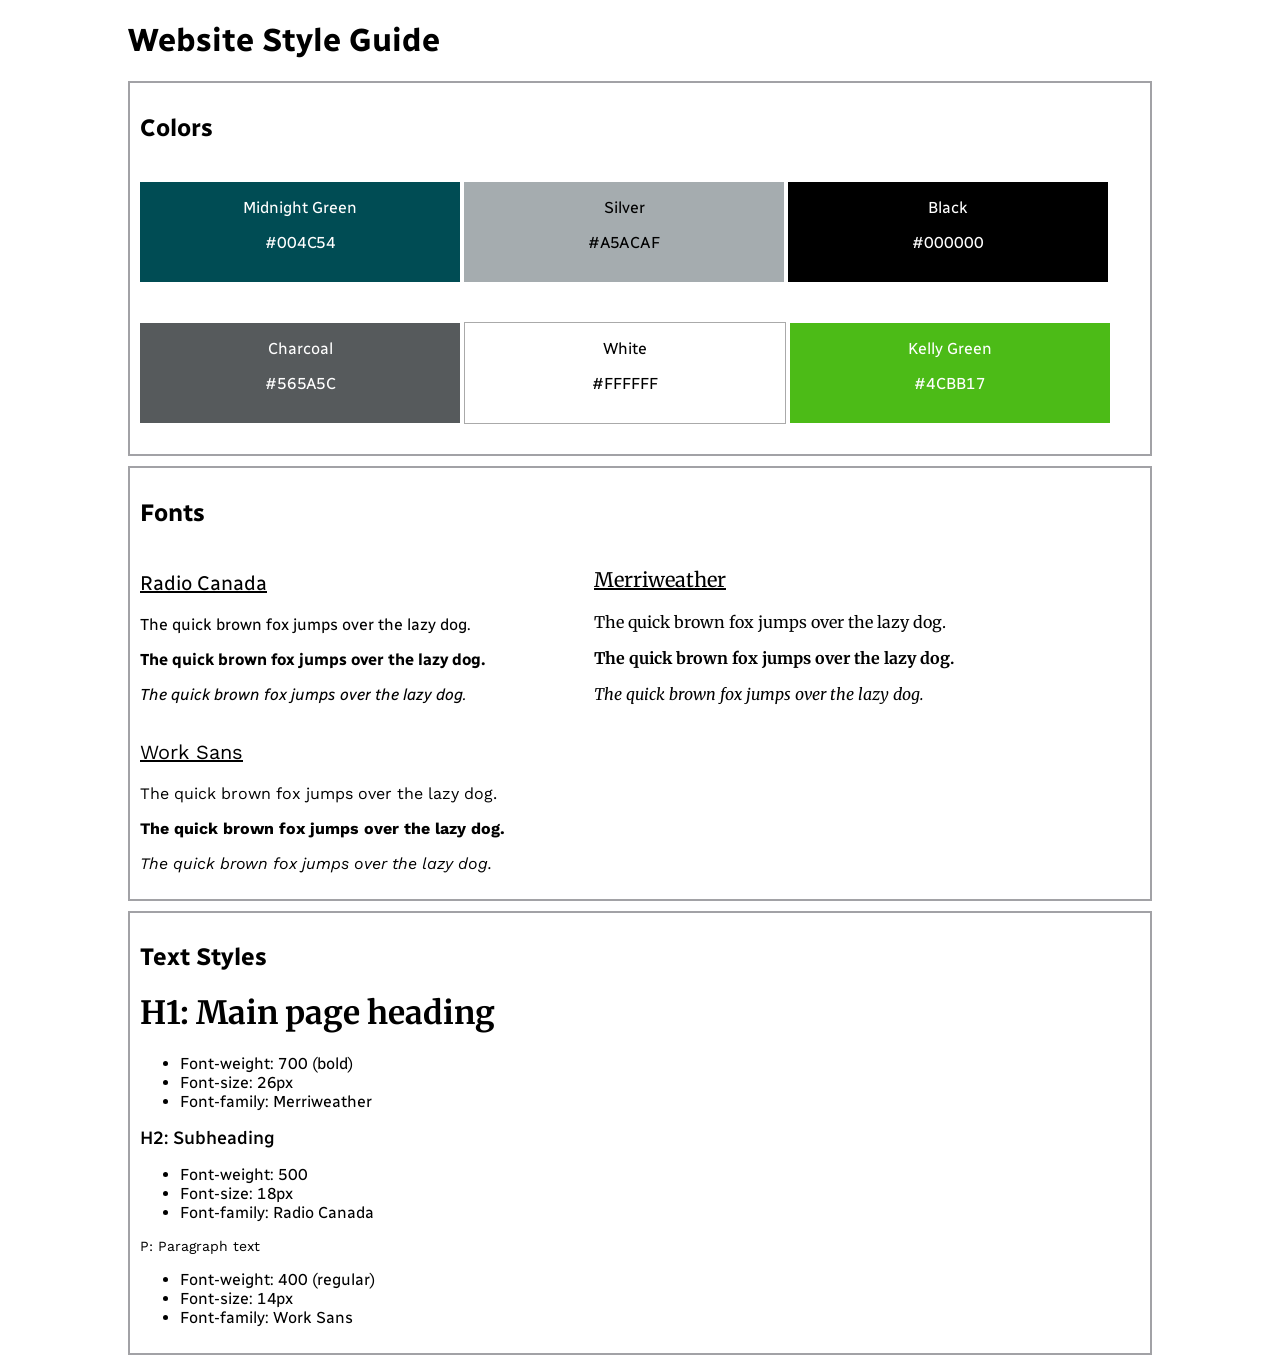
<file: practice_styleguide.html>
<!DOCTYPE html>
<html lang="en">
<!--Practice Site Style Guide-->
<!--Header--> 
  <head>
    <meta charset="UTF-8">
    <meta name="viewport" content="width=device-width, initial-scale=1.0">
    <meta http-equiv="X-UA-Compatible" content="ie=edge">
    <title>Style Guide for Kyle Allebach</title>
    <link rel="preconnect" href="https://fonts.googleapis.com">
    <link rel="preconnect" href="https://fonts.gstatic.com" crossorigin>
    <link href="https://fonts.googleapis.com/css2?family=Abril+Fatface&family=Merriweather:ital@0;1&family=Radio+Canada&family=Work+Sans:wght@400;500;800&display=swap" rel="stylesheet">
    <link rel="stylesheet" href="./practice_styleguide.css">
  </head>
  <body>
    <h1>Website Style Guide</h1>
    <div class="container">
      <h2>Colors</h2>
      <div class="color-container">
        <div class="color-panel eagles-green">
          <p class="color-label" >Midnight Green</p>
          <p class="color-hex">#004C54</p>
        </div>
        <div class="color-panel silver">
          <p class="color-label" >Silver</p>
          <p class="color-hex">#A5ACAF</p>
        </div>
        <div class="color-panel black">
          <p class="color-label" >Black</p>
          <p class="color-hex">#000000</p>
        </div>
        <div class="color-panel charcoal">
          <p class="color-label" >Charcoal</p>
          <p class="color-hex">#565A5C</p>
        </div>
        <div class="color-panel white">
          <p class="color-label" >White</p>
          <p class="color-hex">#FFFFFF</p>
        </div>
        <div class="color-panel kelly-green">
          <p class="color-label" >Kelly Green</p>
          <p class="color-hex">#4CBB17</p>
        </div>
      </div>
    </div>
    <div class="container">
      <h2>Fonts</h2>
      <div class="font-container">
        <div class="font-panel">
          <p class="font-label radio-canada">Radio Canada</p>
          <p class="regular radio-canada">The quick brown fox jumps over the lazy dog.</p>
          <p class="bold radio-canada">The quick brown fox jumps over the lazy dog.</p>
          <p class="italic radio-canada">The quick brown fox jumps over the lazy dog.</p>
        </div>
        <div class="font-panel">
          <p class="font-label merriweather">Merriweather</p>
          <p class="regular merriweather">The quick brown fox jumps over the lazy dog.</p>
          <p class="bold merriweather">The quick brown fox jumps over the lazy dog.</p>
          <p class="italic merriweather">The quick brown fox jumps over the lazy dog.</p>
        </div>
        <div class="font-panel">
          <p class="font-label work-sans">Work Sans</p>
          <p class="regular work-sans">The quick brown fox jumps over the lazy dog.</p>
          <p class="bold work-sans">The quick brown fox jumps over the lazy dog.</p>
          <p class="italic work-sans">The quick brown fox jumps over the lazy dog.</p>
        </div>
      </div>
    </div>
    <div class="container">
      <h2>Text Styles</h2>
      <div class="text-container">
        <div class="text-panel">
          <h1>H1: Main page heading</h1>
          <ul>
            <li>Font-weight: 700 (bold)</li>
            <li>Font-size: 26px</li>
            <li>Font-family: Merriweather</li>
          </ul>
        </div>
        <div class="text-panel">
          <h2>H2: Subheading</h2>
          <ul>
            <li>Font-weight: 500</li>
            <li>Font-size: 18px</li>
            <li>Font-family: Radio Canada</li>
          </ul>
        </div>
        <div class="text-panel">
          <p>P: Paragraph text</p>
          <ul>
            <li>Font-weight: 400 (regular)</li>
            <li>Font-size: 14px</li>
            <li>Font-family: Work Sans</li>
          </ul>
        </div>
      </div>
    </div>
  </body>
</html>
</file>
<file: practice_styleguide.css>
body {
    font-family: 'Radio Canada', sans-serif;
    margin: 0 10%;
  }
  
  .container {
    border: 2px solid #a2a2a6;
    padding: 10px;
    margin: 10px auto;
  }
  
  .color-container {
    width: 100%;
  }
  
  .color-panel {
    display: inline-block;
    width: 32%;
    text-align: center;
    margin: 20px auto;
    min-height: 100px;
  }
  
  .eagles-green {
    background-color: #004C54;
    color: #fff;
  }
  
  .silver {
    background-color: #A5ACAF;
    color: #000;
  }
  
  .black {
    background-color: #000;
    color: #fff;
  }
  
  .charcoal {
    background-color: #565A5C;
    color: #fff;
  }
  
  .white {
    border: solid 1px #AAA;
    background-color: #FFF;
    color: #000;
  }
  
  .kelly-green {
    background-color: #4CBB17;
    color: #FFF;
  }
  
  .font-panel {
    width: 45%;
    display: inline-block;
  }
  
  .font-label {
    font-size: 20px;
    text-decoration: underline;
  }
  
  .regular {
    font-style: normal;
  }
  
  .italic {
    font-style: italic;
  }
  
  .bold {
    font-weight: 700;
  }
  
  .merriweather {
    font-family: 'Merriweather', sans-serif;
  }
  
  .radio-canada {
    font-family: 'Radio Canada', monospace;
  }
  
  .work-sans {
    font-family: 'Work Sans', sans-serif;
  }
  
  .text-panel h1 {
    font-weight: 700;
    font-size: 32px;
    font-family: 'Merriweather', sans-serif;
  }
  
  .text-panel h2 {
    font-weight: 500;
    font-size: 18px;
    font-family: 'Radio Canada', monospace;
  }
  
  .text-panel p {
    font-weight: 400;
    font-size: 14px;
    font-family: 'Work Sans', sans-serif;
  }
</file>
